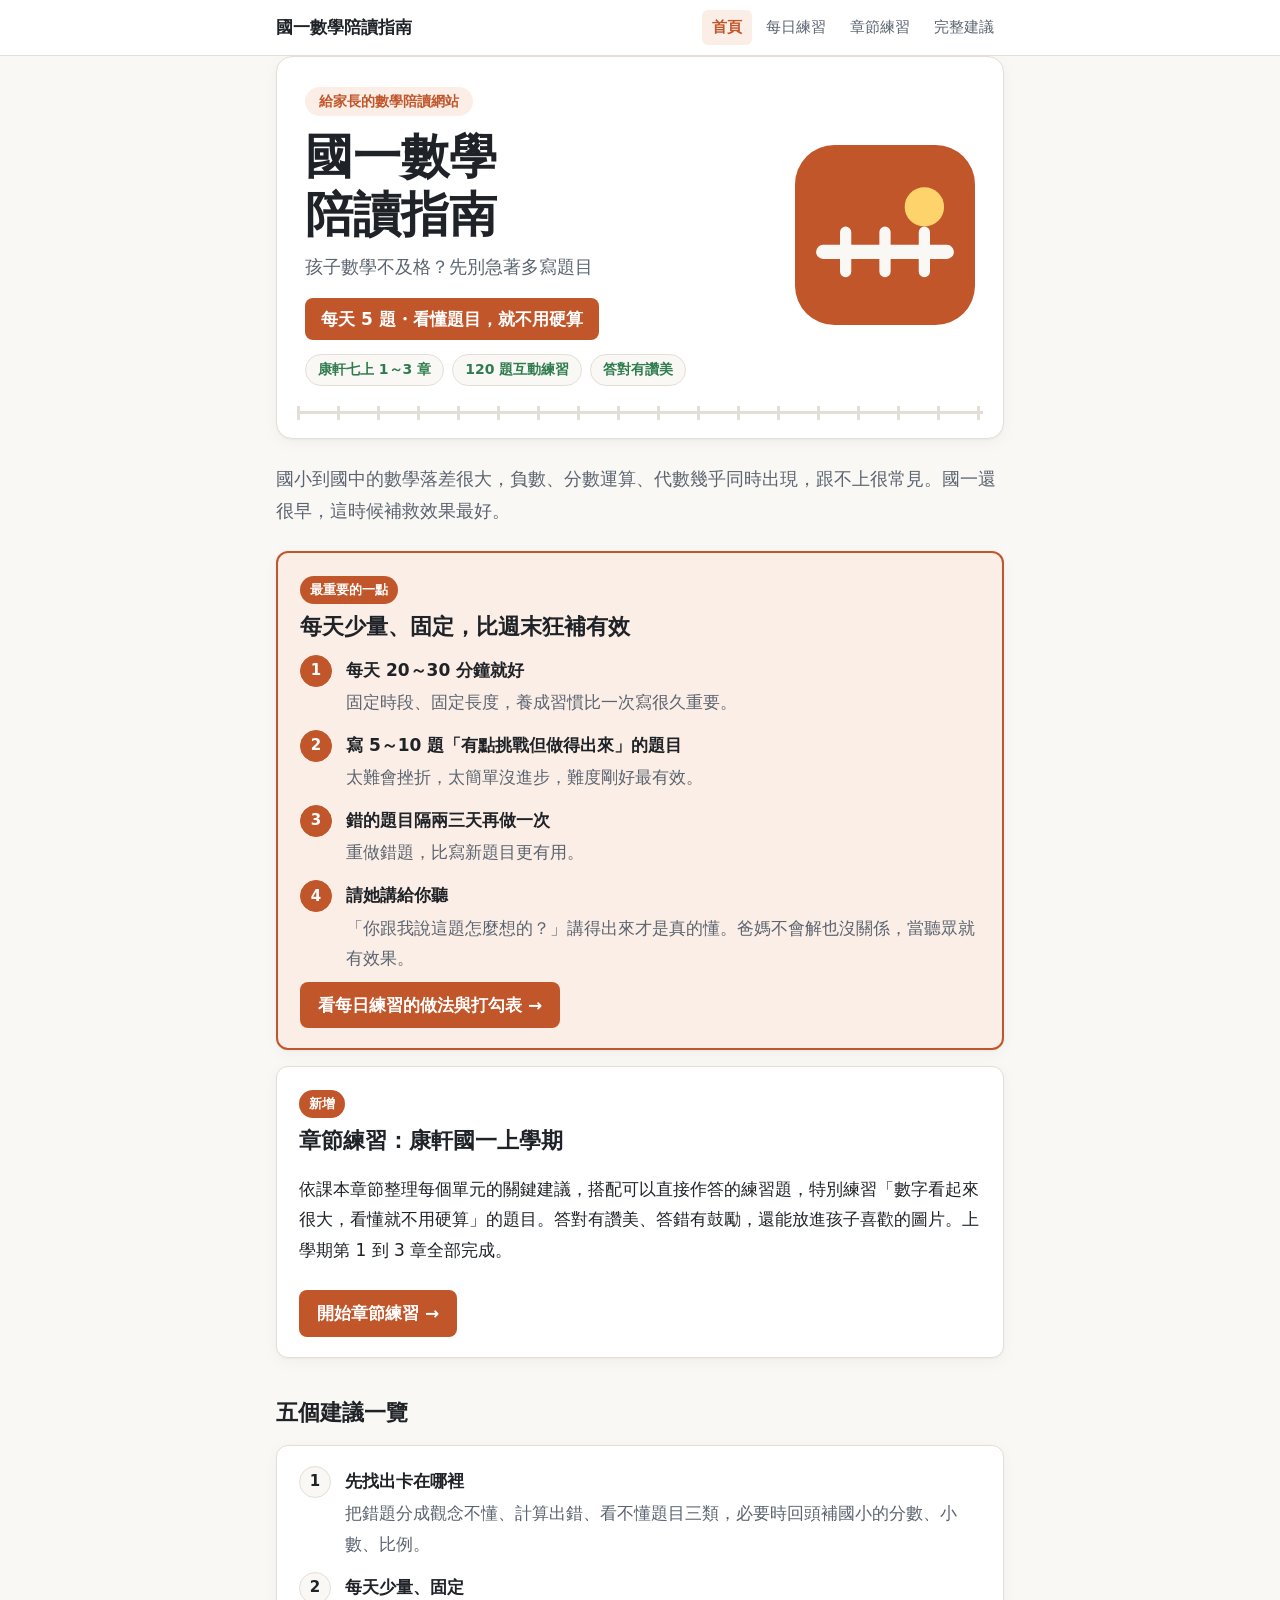
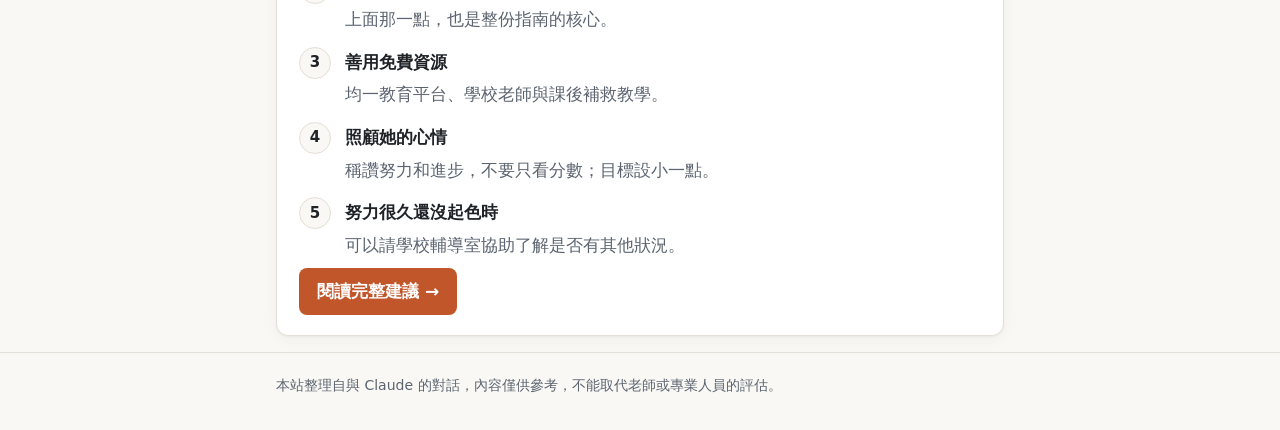
<file: index.html>
<!doctype html>
<html lang="zh-Hant-TW">
<head>
  <meta charset="utf-8">
  <meta name="viewport" content="width=device-width, initial-scale=1">
  <title>國一數學陪讀指南</title>
  <meta name="description" content="陪國一孩子把數學救回來：先找出卡關的地方，每天少量、固定地練習。">
  <link rel="stylesheet" href="style.css?v=7">
  <link rel="icon" href="favicon.svg" type="image/svg+xml">
  <link rel="icon" href="favicon-32.png" type="image/png" sizes="32x32">
  <link rel="apple-touch-icon" href="apple-touch-icon.png">
  <meta property="og:type" content="website">
  <meta property="og:site_name" content="國一數學陪讀指南">
  <meta property="og:locale" content="zh_TW">
  <meta property="og:title" content="國一數學陪讀指南">
  <meta property="og:description" content="陪國一孩子把數學救回來：先找出卡關的地方，每天少量、固定地練習。">
  <meta property="og:url" content="https://cabbage765.github.io/math-learning-guide/">
  <meta property="og:image" content="https://cabbage765.github.io/math-learning-guide/og-image.png">
  <meta property="og:image:width" content="1200">
  <meta property="og:image:height" content="630">
  <meta property="og:image:alt" content="國一數學陪讀指南：每天 5 題，看懂題目就不用硬算">
  <meta name="twitter:card" content="summary_large_image">
</head>
<body>
  <header class="site-header">
    <div class="wrap">
      <a class="brand" href="./">國一數學陪讀指南</a>
      <nav>
        <a href="./" aria-current="page">首頁</a>
        <a href="daily-practice.html">每日練習</a>
        <a href="chapters.html">章節練習</a>
        <a href="advice.html">完整建議</a>
      </nav>
    </div>
  </header>

  <main class="wrap">
    <section class="hero">
      <img class="hero-logo" src="favicon.svg" alt="" width="180" height="180">
      <div class="hero-text">
        <span class="hero-tag">給家長的數學陪讀網站</span>
        <h1 class="hero-title">國一數學<br>陪讀指南</h1>
        <p class="hero-sub">孩子數學不及格？先別急著多寫題目</p>
        <p class="hero-band">每天 5 題・看懂題目，就不用硬算</p>
        <ul class="hero-chips">
          <li>康軒七上 1～3 章</li>
          <li>120 題互動練習</li>
          <li>答對有讚美</li>
        </ul>
      </div>
    </section>

    <p class="lead">國小到國中的數學落差很大，負數、分數運算、代數幾乎同時出現，跟不上很常見。國一還很早，這時候補救效果最好。</p>

    <div class="card highlight">
      <span class="badge">最重要的一點</span>
      <h2>每天少量、固定，比週末狂補有效</h2>
      <ul class="tip-list">
        <li><span class="num">1</span><div><strong>每天 20～30 分鐘就好</strong><p>固定時段、固定長度，養成習慣比一次寫很久重要。</p></div></li>
        <li><span class="num">2</span><div><strong>寫 5～10 題「有點挑戰但做得出來」的題目</strong><p>太難會挫折，太簡單沒進步，難度剛好最有效。</p></div></li>
        <li><span class="num">3</span><div><strong>錯的題目隔兩三天再做一次</strong><p>重做錯題，比寫新題目更有用。</p></div></li>
        <li><span class="num">4</span><div><strong>請她講給你聽</strong><p>「你跟我說這題怎麼想的？」講得出來才是真的懂。爸媽不會解也沒關係，當聽眾就有效果。</p></div></li>
      </ul>
      <a class="btn" href="daily-practice.html">看每日練習的做法與打勾表 →</a>
    </div>

    <div class="card">
      <span class="badge">新增</span>
      <h2>章節練習：康軒國一上學期</h2>
      <p>依課本章節整理每個單元的關鍵建議，搭配可以直接作答的練習題，特別練習「數字看起來很大，看懂就不用硬算」的題目。答對有讚美、答錯有鼓勵，還能放進孩子喜歡的圖片。上學期第 1 到 3 章全部完成。</p>
      <a class="btn" href="chapters.html">開始章節練習 →</a>
    </div>

    <h2>五個建議一覽</h2>
    <div class="card">
      <ul class="tip-list">
        <li><span class="num">1</span><div><strong>先找出卡在哪裡</strong><p>把錯題分成觀念不懂、計算出錯、看不懂題目三類，必要時回頭補國小的分數、小數、比例。</p></div></li>
        <li><span class="num">2</span><div><strong>每天少量、固定</strong><p>上面那一點，也是整份指南的核心。</p></div></li>
        <li><span class="num">3</span><div><strong>善用免費資源</strong><p>均一教育平台、學校老師與課後補救教學。</p></div></li>
        <li><span class="num">4</span><div><strong>照顧她的心情</strong><p>稱讚努力和進步，不要只看分數；目標設小一點。</p></div></li>
        <li><span class="num">5</span><div><strong>努力很久還沒起色時</strong><p>可以請學校輔導室協助了解是否有其他狀況。</p></div></li>
      </ul>
      <a class="btn" href="advice.html">閱讀完整建議 →</a>
    </div>
  </main>

  <footer class="site-footer">
    <div class="wrap">本站整理自與 Claude 的對話，內容僅供參考，不能取代老師或專業人員的評估。</div>
  </footer>
</body>
</html>
</file>
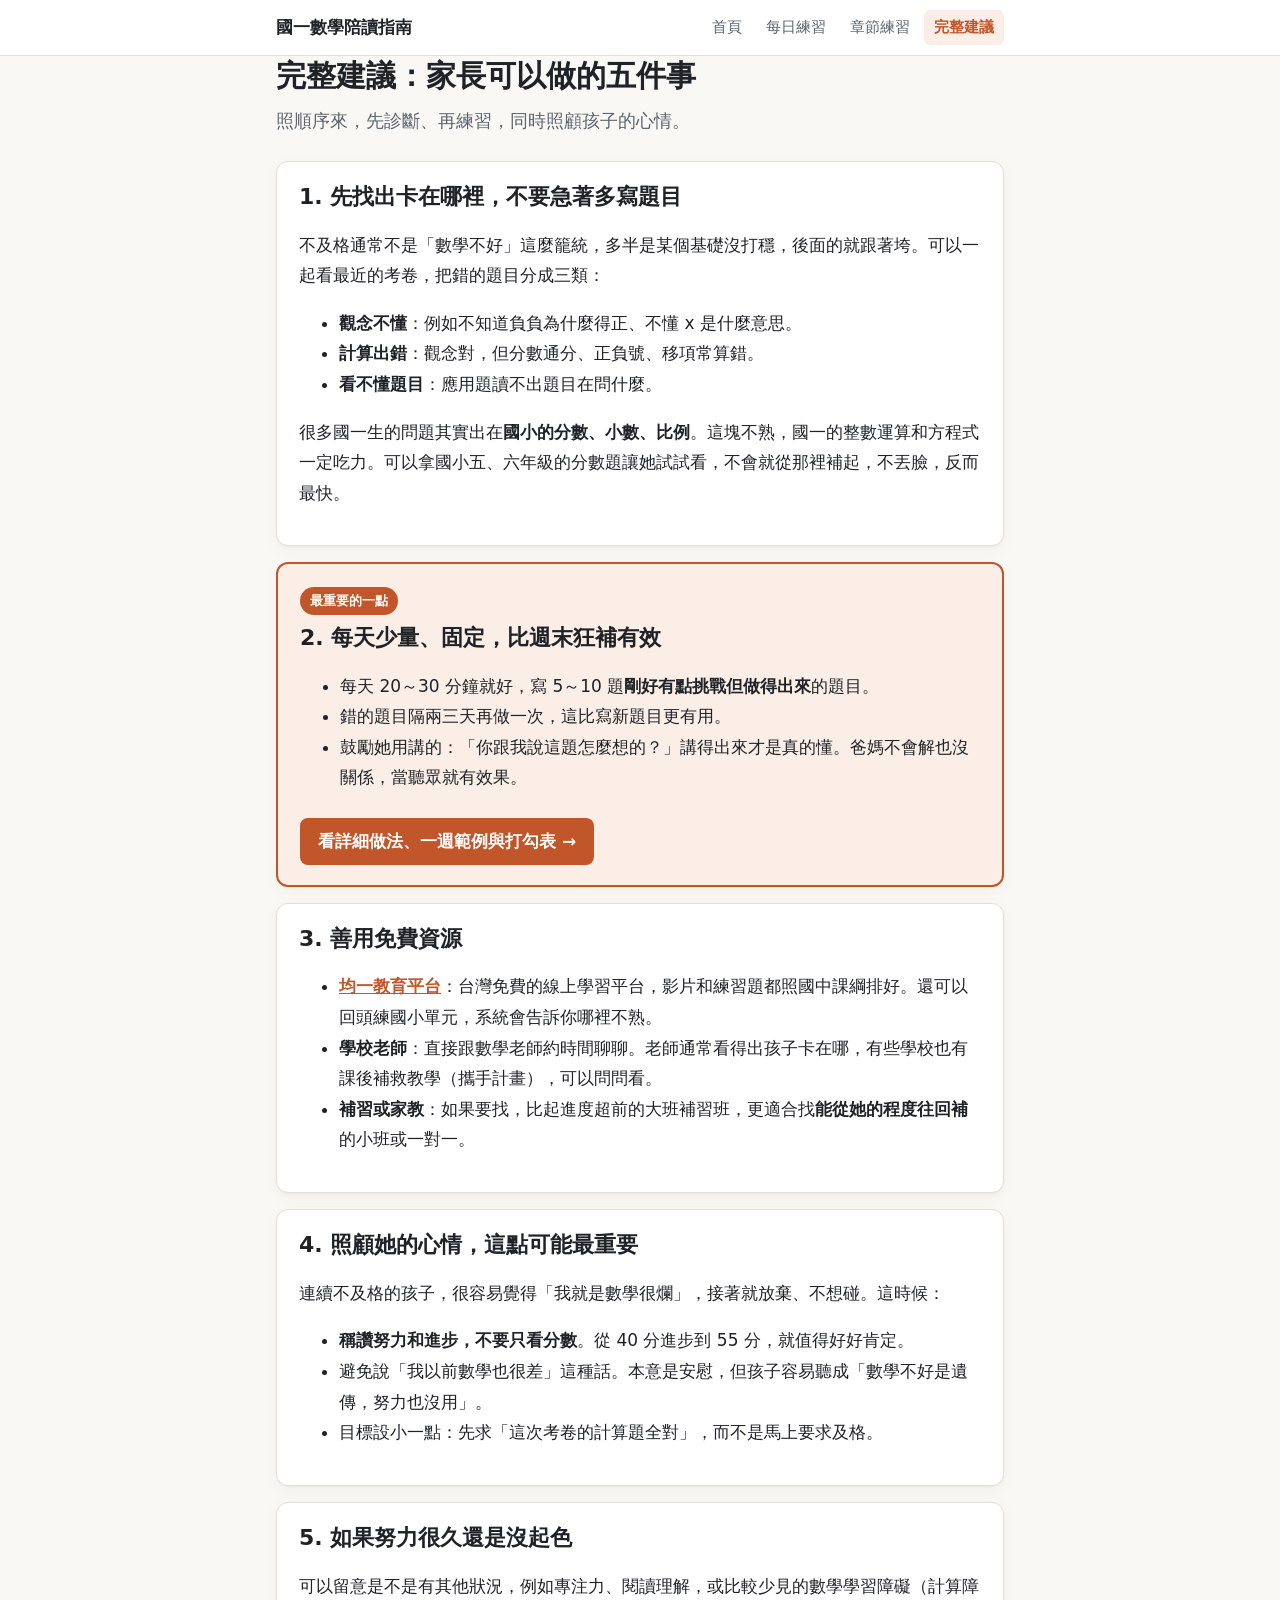
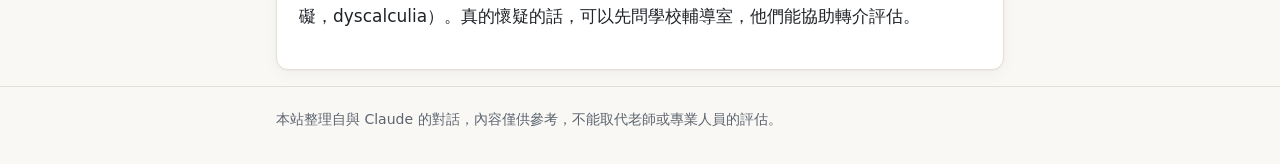
<file: advice.html>
<!doctype html>
<html lang="zh-Hant-TW">
<head>
  <meta charset="utf-8">
  <meta name="viewport" content="width=device-width, initial-scale=1">
  <title>完整建議</title>
  <meta name="description" content="國一孩子數學不及格時，家長可以做的五件事。">
  <link rel="stylesheet" href="style.css?v=7">
  <link rel="icon" href="favicon.svg" type="image/svg+xml">
  <link rel="icon" href="favicon-32.png" type="image/png" sizes="32x32">
  <link rel="apple-touch-icon" href="apple-touch-icon.png">
  <meta property="og:type" content="website">
  <meta property="og:site_name" content="國一數學陪讀指南">
  <meta property="og:locale" content="zh_TW">
  <meta property="og:title" content="完整建議｜國一數學陪讀指南">
  <meta property="og:description" content="國一孩子數學不及格時，家長可以做的五件事。">
  <meta property="og:url" content="https://cabbage765.github.io/math-learning-guide/advice.html">
  <meta property="og:image" content="https://cabbage765.github.io/math-learning-guide/og-image.png">
  <meta property="og:image:width" content="1200">
  <meta property="og:image:height" content="630">
  <meta property="og:image:alt" content="國一數學陪讀指南：每天 5 題，看懂題目就不用硬算">
  <meta name="twitter:card" content="summary_large_image">
</head>
<body>
  <header class="site-header">
    <div class="wrap">
      <a class="brand" href="./">國一數學陪讀指南</a>
      <nav>
        <a href="./">首頁</a>
        <a href="daily-practice.html">每日練習</a>
        <a href="chapters.html">章節練習</a>
        <a href="advice.html" aria-current="page">完整建議</a>
      </nav>
    </div>
  </header>

  <main class="wrap">
    <h1>完整建議：家長可以做的五件事</h1>
    <p class="lead">照順序來，先診斷、再練習，同時照顧孩子的心情。</p>

    <div class="card">
      <h2>1. 先找出卡在哪裡，不要急著多寫題目</h2>
      <p>不及格通常不是「數學不好」這麼籠統，多半是某個基礎沒打穩，後面的就跟著垮。可以一起看最近的考卷，把錯的題目分成三類：</p>
      <ul>
        <li><strong>觀念不懂</strong>：例如不知道負負為什麼得正、不懂 x 是什麼意思。</li>
        <li><strong>計算出錯</strong>：觀念對，但分數通分、正負號、移項常算錯。</li>
        <li><strong>看不懂題目</strong>：應用題讀不出題目在問什麼。</li>
      </ul>
      <p>很多國一生的問題其實出在<strong>國小的分數、小數、比例</strong>。這塊不熟，國一的整數運算和方程式一定吃力。可以拿國小五、六年級的分數題讓她試試看，不會就從那裡補起，不丟臉，反而最快。</p>
    </div>

    <div class="card highlight">
      <span class="badge">最重要的一點</span>
      <h2>2. 每天少量、固定，比週末狂補有效</h2>
      <ul>
        <li>每天 20～30 分鐘就好，寫 5～10 題<strong>剛好有點挑戰但做得出來</strong>的題目。</li>
        <li>錯的題目隔兩三天再做一次，這比寫新題目更有用。</li>
        <li>鼓勵她用講的：「你跟我說這題怎麼想的？」講得出來才是真的懂。爸媽不會解也沒關係，當聽眾就有效果。</li>
      </ul>
      <a class="btn" href="daily-practice.html">看詳細做法、一週範例與打勾表 →</a>
    </div>

    <div class="card">
      <h2>3. 善用免費資源</h2>
      <ul>
        <li><strong><a href="https://www.junyiacademy.org/" target="_blank" rel="noopener">均一教育平台</a></strong>：台灣免費的線上學習平台，影片和練習題都照國中課綱排好。還可以回頭練國小單元，系統會告訴你哪裡不熟。</li>
        <li><strong>學校老師</strong>：直接跟數學老師約時間聊聊。老師通常看得出孩子卡在哪，有些學校也有課後補救教學（攜手計畫），可以問問看。</li>
        <li><strong>補習或家教</strong>：如果要找，比起進度超前的大班補習班，更適合找<strong>能從她的程度往回補</strong>的小班或一對一。</li>
      </ul>
    </div>

    <div class="card">
      <h2>4. 照顧她的心情，這點可能最重要</h2>
      <p>連續不及格的孩子，很容易覺得「我就是數學很爛」，接著就放棄、不想碰。這時候：</p>
      <ul>
        <li><strong>稱讚努力和進步，不要只看分數</strong>。從 40 分進步到 55 分，就值得好好肯定。</li>
        <li>避免說「我以前數學也很差」這種話。本意是安慰，但孩子容易聽成「數學不好是遺傳，努力也沒用」。</li>
        <li>目標設小一點：先求「這次考卷的計算題全對」，而不是馬上要求及格。</li>
      </ul>
    </div>

    <div class="card">
      <h2>5. 如果努力很久還是沒起色</h2>
      <p>可以留意是不是有其他狀況，例如專注力、閱讀理解，或比較少見的數學學習障礙（計算障礙，dyscalculia）。真的懷疑的話，可以先問學校輔導室，他們能協助轉介評估。</p>
    </div>
  </main>

  <footer class="site-footer">
    <div class="wrap">本站整理自與 Claude 的對話，內容僅供參考，不能取代老師或專業人員的評估。</div>
  </footer>
</body>
</html>
</file>
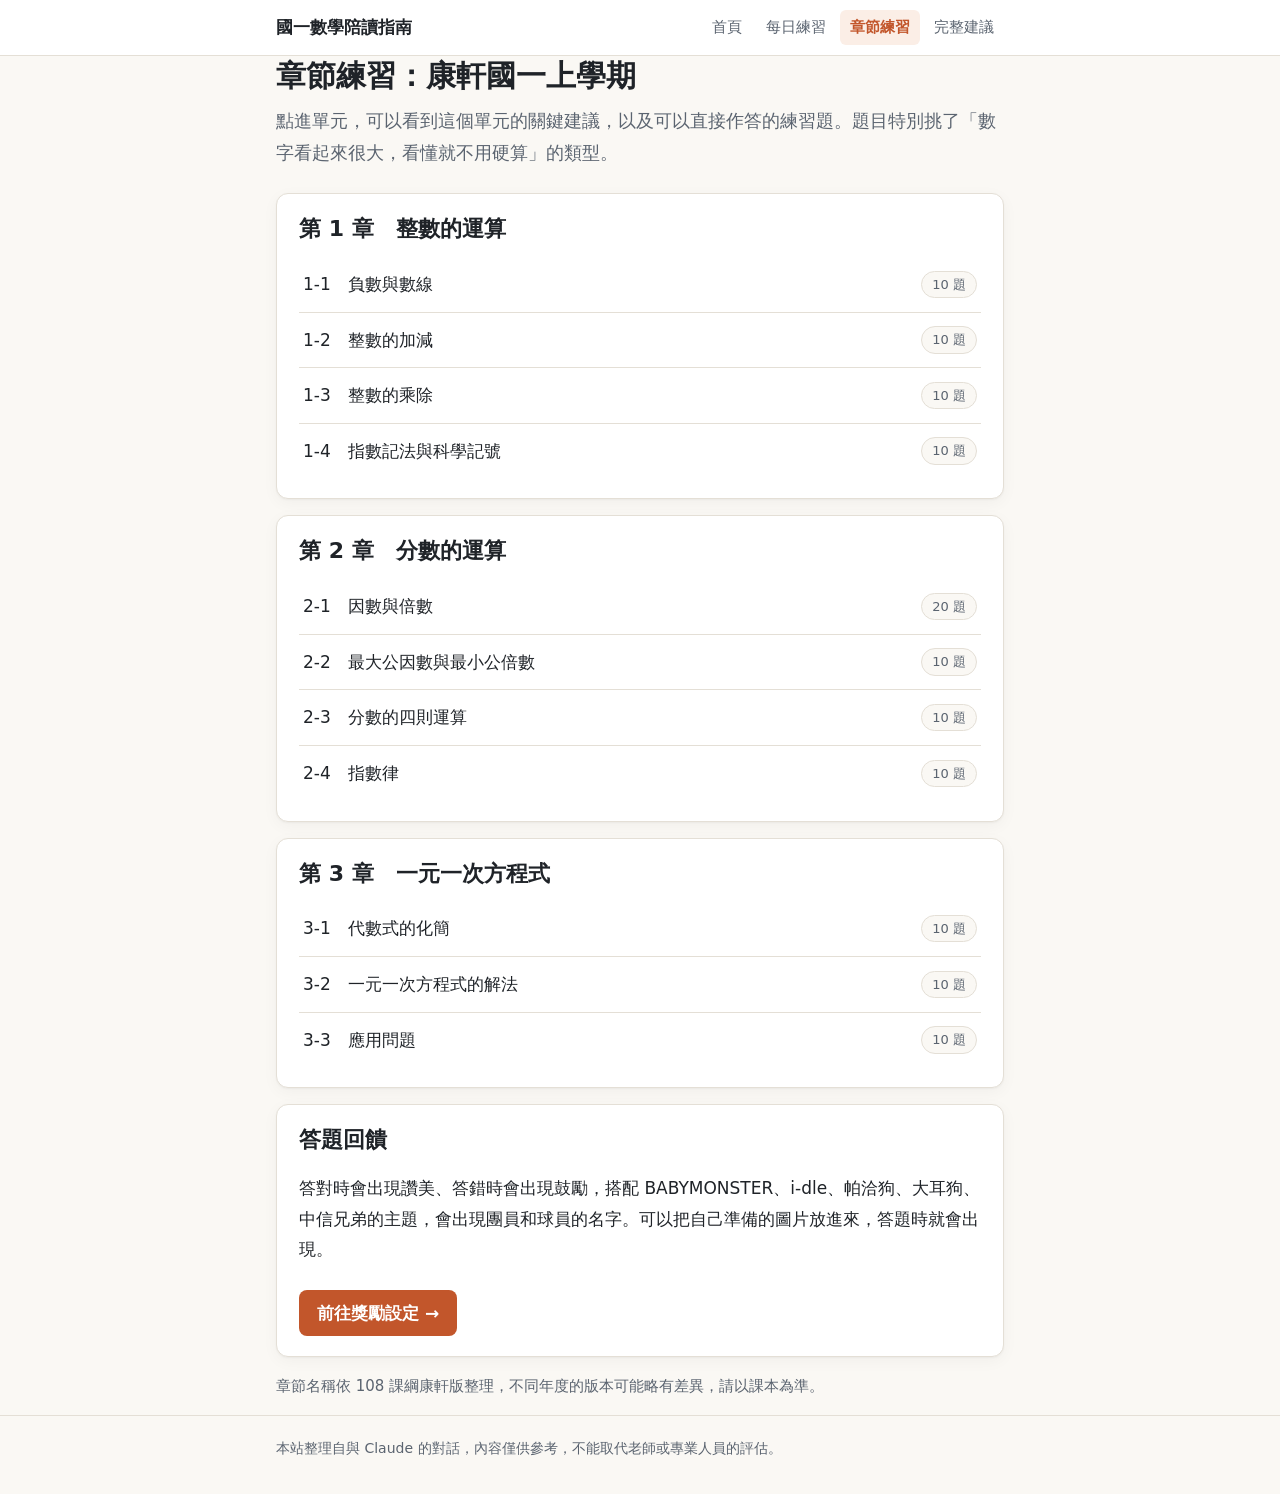
<file: chapters.html>
<!doctype html>
<html lang="zh-Hant-TW">
<head>
  <meta charset="utf-8">
  <meta name="viewport" content="width=device-width, initial-scale=1">
  <title>章節練習</title>
  <meta name="description" content="依康軒版國一上學期數學章節整理的關鍵建議與練習題。">
  <link rel="stylesheet" href="style.css?v=7">
  <link rel="icon" href="favicon.svg" type="image/svg+xml">
  <link rel="icon" href="favicon-32.png" type="image/png" sizes="32x32">
  <link rel="apple-touch-icon" href="apple-touch-icon.png">
  <meta property="og:type" content="website">
  <meta property="og:site_name" content="國一數學陪讀指南">
  <meta property="og:locale" content="zh_TW">
  <meta property="og:title" content="章節練習｜國一數學陪讀指南">
  <meta property="og:description" content="依康軒版國一上學期數學章節整理的關鍵建議與練習題。">
  <meta property="og:url" content="https://cabbage765.github.io/math-learning-guide/chapters.html">
  <meta property="og:image" content="https://cabbage765.github.io/math-learning-guide/og-image.png">
  <meta property="og:image:width" content="1200">
  <meta property="og:image:height" content="630">
  <meta property="og:image:alt" content="國一數學陪讀指南：每天 5 題，看懂題目就不用硬算">
  <meta name="twitter:card" content="summary_large_image">
</head>
<body>
  <header class="site-header">
    <div class="wrap">
      <a class="brand" href="./">國一數學陪讀指南</a>
      <nav>
        <a href="./">首頁</a>
        <a href="daily-practice.html">每日練習</a>
        <a href="chapters.html" aria-current="page">章節練習</a>
        <a href="advice.html">完整建議</a>
      </nav>
    </div>
  </header>

  <main class="wrap">
    <h1>章節練習：康軒國一上學期</h1>
    <p class="lead">點進單元，可以看到這個單元的關鍵建議，以及可以直接作答的練習題。題目特別挑了「數字看起來很大，看懂就不用硬算」的類型。</p>

    <div id="chapters"></div>

    <div class="card">
      <h2>答題回饋</h2>
      <p>答對時會出現讚美、答錯時會出現鼓勵，搭配 BABYMONSTER、i-dle、帕洽狗、大耳狗、中信兄弟的主題，會出現團員和球員的名字。可以把自己準備的圖片放進來，答題時就會出現。</p>
      <a class="btn" href="rewards.html">前往獎勵設定 →</a>
    </div>

    <p class="note">章節名稱依 108 課綱康軒版整理，不同年度的版本可能略有差異，請以課本為準。</p>
  </main>

  <footer class="site-footer">
    <div class="wrap">本站整理自與 Claude 的對話，內容僅供參考，不能取代老師或專業人員的評估。</div>
  </footer>

  <script src="js/sections.js?v=7"></script>
  <script>
    (function () {
      function solvedCount(id) {
        try {
          return Object.keys(JSON.parse(localStorage.getItem('progress3-' + id) || '{}')).length;
        } catch (e) {
          return 0;
        }
      }

      var html = window.CHAPTERS.map(function (ch) {
        var items = ch.sections.map(function (s) {
          var data = window.SECTIONS[s.id];
          if (!data) {
            return '<li><span class="section-row soon"><span>' + s.id + '　' + s.title + '</span><span class="pill">製作中</span></span></li>';
          }
          var total = data.groups.reduce(function (n, g) { return n + g.questions.length; }, 0);
          var done = solvedCount(s.id);
          var pill = done === total
            ? '<span class="pill ok">全部答對</span>'
            : '<span class="pill">' + (done ? '已答對 ' + done + ' / ' : '') + total + ' 題</span>';
          return '<li><a class="section-row" href="practice.html?s=' + s.id + '"><span>' + s.id + '　' + s.title + '</span>' + pill + '</a></li>';
        }).join('');
        return '<div class="card chapter"><h2>第 ' + ch.no + ' 章　' + ch.title + '</h2><ul class="section-list">' + items + '</ul></div>';
      }).join('');

      document.getElementById('chapters').innerHTML = html;
    })();
  </script>
</body>
</html>
</file>
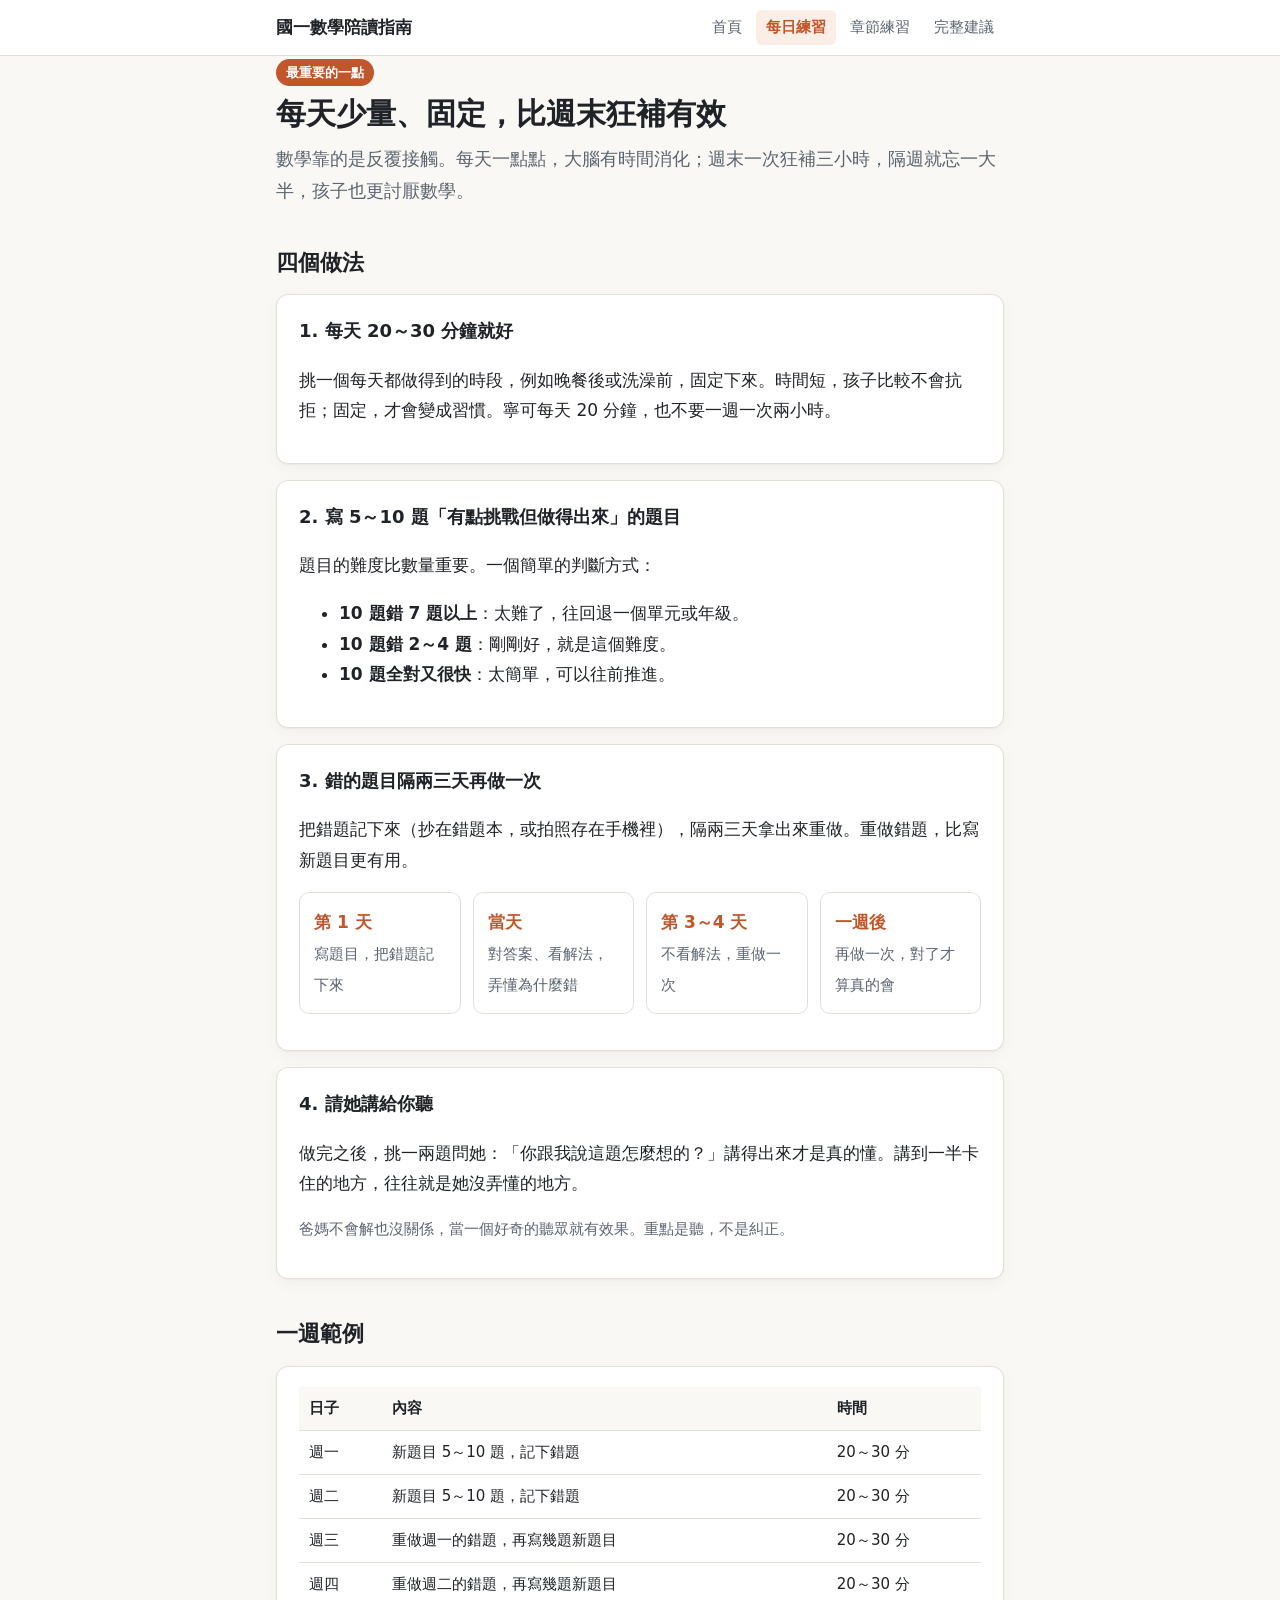
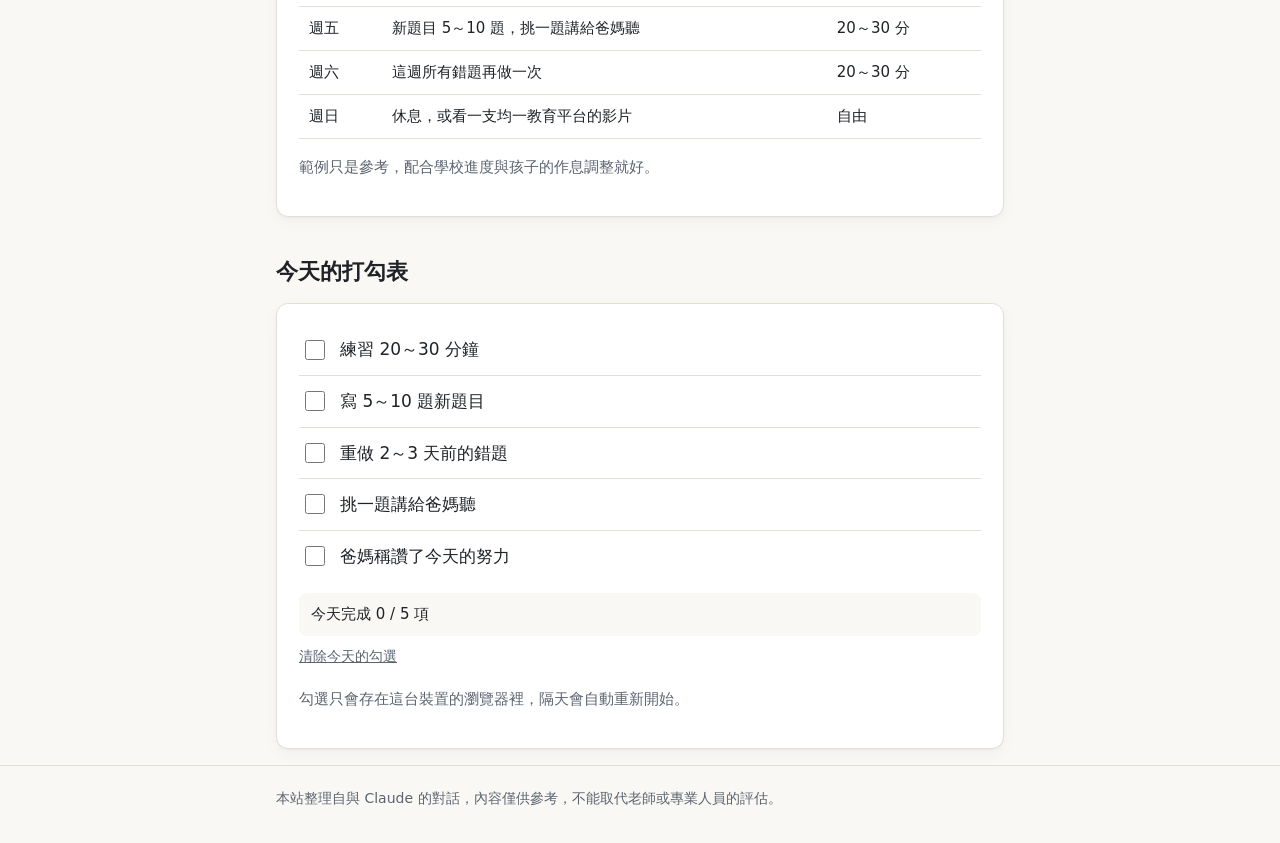
<file: daily-practice.html>
<!doctype html>
<html lang="zh-Hant-TW">
<head>
  <meta charset="utf-8">
  <meta name="viewport" content="width=device-width, initial-scale=1">
  <title>每日練習計畫</title>
  <meta name="description" content="每天少量、固定，比週末狂補有效：每日 20～30 分鐘的練習做法、一週範例與每日打勾表。">
  <link rel="stylesheet" href="style.css?v=7">
  <link rel="icon" href="favicon.svg" type="image/svg+xml">
  <link rel="icon" href="favicon-32.png" type="image/png" sizes="32x32">
  <link rel="apple-touch-icon" href="apple-touch-icon.png">
  <meta property="og:type" content="website">
  <meta property="og:site_name" content="國一數學陪讀指南">
  <meta property="og:locale" content="zh_TW">
  <meta property="og:title" content="每日練習計畫｜國一數學陪讀指南">
  <meta property="og:description" content="每天少量、固定，比週末狂補有效：每日 20～30 分鐘的練習做法、一週範例與每日打勾表。">
  <meta property="og:url" content="https://cabbage765.github.io/math-learning-guide/daily-practice.html">
  <meta property="og:image" content="https://cabbage765.github.io/math-learning-guide/og-image.png">
  <meta property="og:image:width" content="1200">
  <meta property="og:image:height" content="630">
  <meta property="og:image:alt" content="國一數學陪讀指南：每天 5 題，看懂題目就不用硬算">
  <meta name="twitter:card" content="summary_large_image">
</head>
<body>
  <header class="site-header">
    <div class="wrap">
      <a class="brand" href="./">國一數學陪讀指南</a>
      <nav>
        <a href="./">首頁</a>
        <a href="daily-practice.html" aria-current="page">每日練習</a>
        <a href="chapters.html">章節練習</a>
        <a href="advice.html">完整建議</a>
      </nav>
    </div>
  </header>

  <main class="wrap">
    <span class="badge">最重要的一點</span>
    <h1>每天少量、固定，比週末狂補有效</h1>
    <p class="lead">數學靠的是反覆接觸。每天一點點，大腦有時間消化；週末一次狂補三小時，隔週就忘一大半，孩子也更討厭數學。</p>

    <h2>四個做法</h2>

    <div class="card">
      <h3>1. 每天 20～30 分鐘就好</h3>
      <p>挑一個每天都做得到的時段，例如晚餐後或洗澡前，固定下來。時間短，孩子比較不會抗拒；固定，才會變成習慣。寧可每天 20 分鐘，也不要一週一次兩小時。</p>
    </div>

    <div class="card">
      <h3>2. 寫 5～10 題「有點挑戰但做得出來」的題目</h3>
      <p>題目的難度比數量重要。一個簡單的判斷方式：</p>
      <ul>
        <li><strong>10 題錯 7 題以上</strong>：太難了，往回退一個單元或年級。</li>
        <li><strong>10 題錯 2～4 題</strong>：剛剛好，就是這個難度。</li>
        <li><strong>10 題全對又很快</strong>：太簡單，可以往前推進。</li>
      </ul>
    </div>

    <div class="card">
      <h3>3. 錯的題目隔兩三天再做一次</h3>
      <p>把錯題記下來（抄在錯題本，或拍照存在手機裡），隔兩三天拿出來重做。重做錯題，比寫新題目更有用。</p>
      <div class="steps">
        <div class="step"><strong>第 1 天</strong><span>寫題目，把錯題記下來</span></div>
        <div class="step"><strong>當天</strong><span>對答案、看解法，弄懂為什麼錯</span></div>
        <div class="step"><strong>第 3～4 天</strong><span>不看解法，重做一次</span></div>
        <div class="step"><strong>一週後</strong><span>再做一次，對了才算真的會</span></div>
      </div>
    </div>

    <div class="card">
      <h3>4. 請她講給你聽</h3>
      <p>做完之後，挑一兩題問她：「你跟我說這題怎麼想的？」講得出來才是真的懂。講到一半卡住的地方，往往就是她沒弄懂的地方。</p>
      <p class="note">爸媽不會解也沒關係，當一個好奇的聽眾就有效果。重點是聽，不是糾正。</p>
    </div>

    <h2>一週範例</h2>
    <div class="card">
      <div class="table-scroll">
        <table>
          <thead>
            <tr><th>日子</th><th>內容</th><th>時間</th></tr>
          </thead>
          <tbody>
            <tr><td>週一</td><td>新題目 5～10 題，記下錯題</td><td>20～30 分</td></tr>
            <tr><td>週二</td><td>新題目 5～10 題，記下錯題</td><td>20～30 分</td></tr>
            <tr><td>週三</td><td>重做週一的錯題，再寫幾題新題目</td><td>20～30 分</td></tr>
            <tr><td>週四</td><td>重做週二的錯題，再寫幾題新題目</td><td>20～30 分</td></tr>
            <tr><td>週五</td><td>新題目 5～10 題，挑一題講給爸媽聽</td><td>20～30 分</td></tr>
            <tr><td>週六</td><td>這週所有錯題再做一次</td><td>20～30 分</td></tr>
            <tr><td>週日</td><td>休息，或看一支均一教育平台的影片</td><td>自由</td></tr>
          </tbody>
        </table>
      </div>
      <p class="note">範例只是參考，配合學校進度與孩子的作息調整就好。</p>
    </div>

    <h2>今天的打勾表</h2>
    <div class="card">
      <ul class="checklist" id="checklist">
        <li><label><input type="checkbox" data-key="time"><span>練習 20～30 分鐘</span></label></li>
        <li><label><input type="checkbox" data-key="new"><span>寫 5～10 題新題目</span></label></li>
        <li><label><input type="checkbox" data-key="redo"><span>重做 2～3 天前的錯題</span></label></li>
        <li><label><input type="checkbox" data-key="explain"><span>挑一題講給爸媽聽</span></label></li>
        <li><label><input type="checkbox" data-key="praise"><span>爸媽稱讚了今天的努力</span></label></li>
      </ul>
      <div class="progress" id="progress" aria-live="polite"></div>
      <button class="link-btn" id="reset" type="button">清除今天的勾選</button>
      <p class="note">勾選只會存在這台裝置的瀏覽器裡，隔天會自動重新開始。</p>
    </div>
  </main>

  <footer class="site-footer">
    <div class="wrap">本站整理自與 Claude 的對話，內容僅供參考，不能取代老師或專業人員的評估。</div>
  </footer>

  <script>
    (function () {
      var today = new Date().toLocaleDateString('sv-SE');
      var storageKey = 'daily-checklist';
      var boxes = document.querySelectorAll('#checklist input');
      var progress = document.getElementById('progress');

      function load() {
        try {
          var saved = JSON.parse(localStorage.getItem(storageKey) || 'null');
          return saved && saved.date === today ? saved.items : {};
        } catch (e) {
          return {};
        }
      }

      function save(items) {
        try {
          localStorage.setItem(storageKey, JSON.stringify({ date: today, items: items }));
        } catch (e) {}
      }

      function render() {
        var done = 0;
        boxes.forEach(function (b) { if (b.checked) done++; });
        if (done === boxes.length) {
          progress.textContent = '今天全部完成了，辛苦了！';
          progress.classList.add('done');
        } else {
          progress.textContent = '今天完成 ' + done + ' / ' + boxes.length + ' 項';
          progress.classList.remove('done');
        }
      }

      var items = load();
      boxes.forEach(function (b) {
        b.checked = !!items[b.dataset.key];
        b.addEventListener('change', function () {
          items[b.dataset.key] = b.checked;
          save(items);
          render();
        });
      });

      document.getElementById('reset').addEventListener('click', function () {
        items = {};
        boxes.forEach(function (b) { b.checked = false; });
        save(items);
        render();
      });

      render();
    })();
  </script>
</body>
</html>
</file>
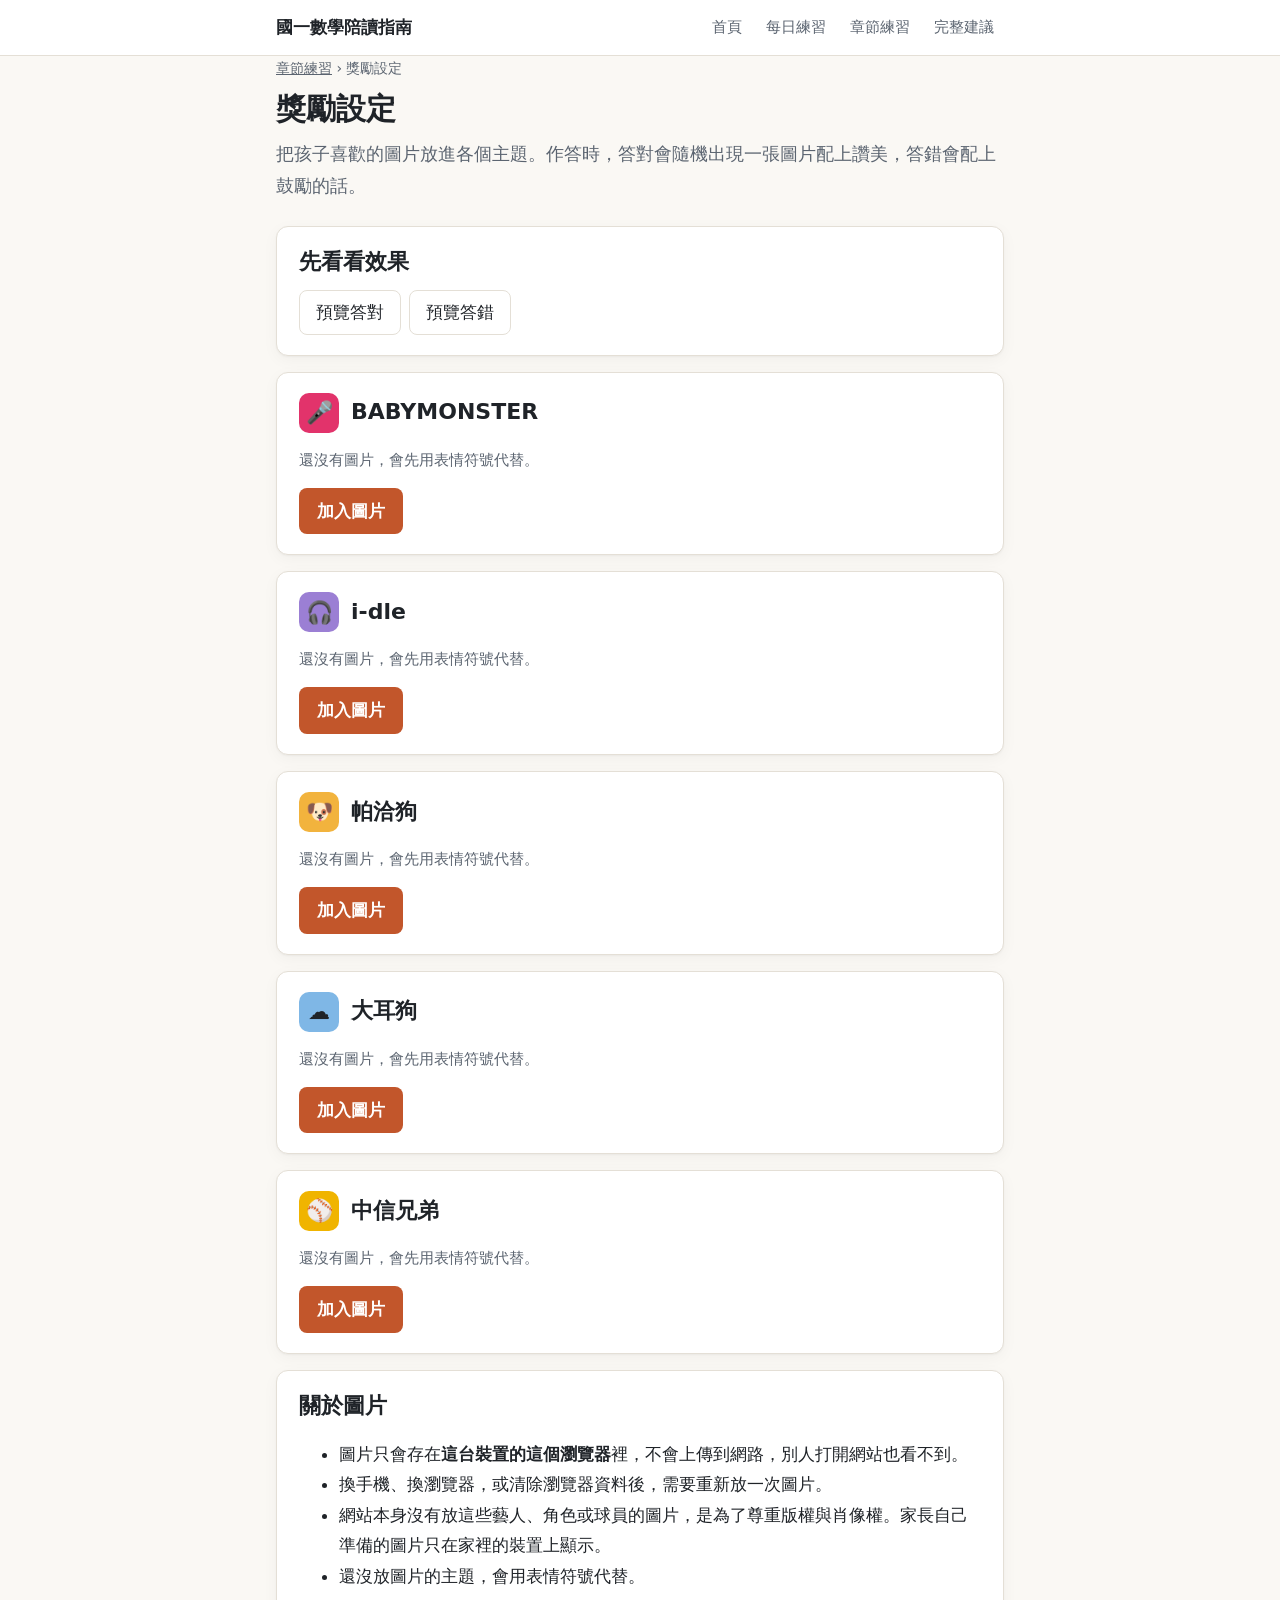
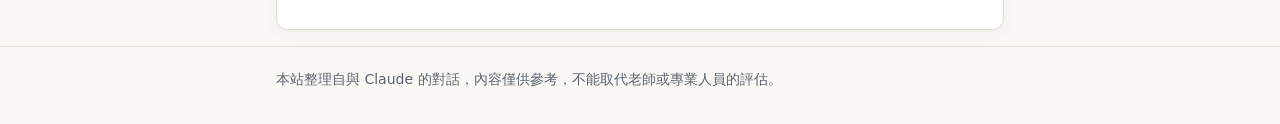
<file: rewards.html>
<!doctype html>
<html lang="zh-Hant-TW">
<head>
  <meta charset="utf-8">
  <meta name="viewport" content="width=device-width, initial-scale=1">
  <title>獎勵設定</title>
  <meta name="description" content="設定答題時出現的讚美與鼓勵圖片。">
  <link rel="stylesheet" href="style.css?v=7">
  <link rel="icon" href="favicon.svg" type="image/svg+xml">
  <link rel="icon" href="favicon-32.png" type="image/png" sizes="32x32">
  <link rel="apple-touch-icon" href="apple-touch-icon.png">
  <meta property="og:type" content="website">
  <meta property="og:site_name" content="國一數學陪讀指南">
  <meta property="og:locale" content="zh_TW">
  <meta property="og:title" content="獎勵設定｜國一數學陪讀指南">
  <meta property="og:description" content="設定答題時出現的讚美與鼓勵圖片。">
  <meta property="og:url" content="https://cabbage765.github.io/math-learning-guide/rewards.html">
  <meta property="og:image" content="https://cabbage765.github.io/math-learning-guide/og-image.png">
  <meta property="og:image:width" content="1200">
  <meta property="og:image:height" content="630">
  <meta property="og:image:alt" content="國一數學陪讀指南：每天 5 題，看懂題目就不用硬算">
  <meta name="twitter:card" content="summary_large_image">
</head>
<body>
  <header class="site-header">
    <div class="wrap">
      <a class="brand" href="./">國一數學陪讀指南</a>
      <nav>
        <a href="./">首頁</a>
        <a href="daily-practice.html">每日練習</a>
        <a href="chapters.html">章節練習</a>
        <a href="advice.html">完整建議</a>
      </nav>
    </div>
  </header>

  <main class="wrap">
    <p class="crumb"><a href="chapters.html">章節練習</a> › 獎勵設定</p>
    <h1>獎勵設定</h1>
    <p class="lead">把孩子喜歡的圖片放進各個主題。作答時，答對會隨機出現一張圖片配上讚美，答錯會配上鼓勵的話。</p>

    <div class="card">
      <h2>先看看效果</h2>
      <div class="choices">
        <button type="button" class="choice" id="try-good">預覽答對</button>
        <button type="button" class="choice" id="try-bad">預覽答錯</button>
      </div>
      <div id="preview"></div>
    </div>

    <div id="themes"></div>

    <div class="card">
      <h2>關於圖片</h2>
      <ul>
        <li>圖片只會存在<strong>這台裝置的這個瀏覽器</strong>裡，不會上傳到網路，別人打開網站也看不到。</li>
        <li>換手機、換瀏覽器，或清除瀏覽器資料後，需要重新放一次圖片。</li>
        <li>網站本身沒有放這些藝人、角色或球員的圖片，是為了尊重版權與肖像權。家長自己準備的圖片只在家裡的裝置上顯示。</li>
        <li>還沒放圖片的主題，會用表情符號代替。</li>
      </ul>
    </div>
    <p class="note" id="storage-error" hidden>這個瀏覽器無法儲存圖片（可能是無痕模式），回饋會先用表情符號代替。</p>
  </main>

  <footer class="site-footer">
    <div class="wrap">本站整理自與 Claude 的對話，內容僅供參考，不能取代老師或專業人員的評估。</div>
  </footer>

  <script src="js/rewards.js?v=8"></script>
  <script>
    (function () {
      const themesEl = document.getElementById('themes');

      themesEl.innerHTML = Rewards.THEMES.map(t => `
        <div class="card theme-card" data-theme="${t.id}">
          <div class="theme-head">
            <span class="theme-icon" style="background:${t.color}">${t.emoji}</span>
            <h2>${t.name}</h2>
          </div>
          <div class="thumbs"></div>
          <label class="btn file-btn">加入圖片<input type="file" accept="image/*" multiple></label>
        </div>`).join('');

      function thumb(image) {
        const wrap = document.createElement('div');
        wrap.className = 'thumb';
        const img = document.createElement('img');
        img.src = URL.createObjectURL(image.blob);
        img.alt = '';
        img.onload = () => URL.revokeObjectURL(img.src);
        const del = document.createElement('button');
        del.type = 'button';
        del.textContent = '×';
        del.setAttribute('aria-label', '刪除這張圖片');
        del.addEventListener('click', async () => {
          await Rewards.deleteImage(image.id);
          refresh();
        });
        wrap.append(img, del);
        return wrap;
      }

      async function refresh() {
        const images = await Rewards.listImages();
        Rewards.THEMES.forEach(t => {
          const box = themesEl.querySelector(`[data-theme="${t.id}"] .thumbs`);
          const mine = images.filter(im => im.theme === t.id);
          if (mine.length) {
            box.replaceChildren(...mine.map(thumb));
          } else {
            box.innerHTML = '<span class="note">還沒有圖片，會先用表情符號代替。</span>';
          }
        });
      }

      themesEl.querySelectorAll('.theme-card').forEach(card => {
        card.querySelector('input').addEventListener('change', async e => {
          const files = [...e.target.files];
          e.target.value = '';
          try {
            for (const f of files) await Rewards.addImage(card.dataset.theme, await Rewards.resize(f));
          } catch (err) {
            document.getElementById('storage-error').hidden = false;
          }
          refresh();
        });
      });

      const preview = document.getElementById('preview');
      document.getElementById('try-good').addEventListener('click', () => Rewards.show(preview, true));
      document.getElementById('try-bad').addEventListener('click', () => Rewards.show(preview, false));

      refresh();
    })();
  </script>
</body>
</html>
</file>
<file: style.css>
:root {
  --bg: #faf8f4;
  --surface: #ffffff;
  --text: #1f2328;
  --muted: #5b6470;
  --border: #e4dfd6;
  --accent: #c2562b;
  --accent-soft: #fbeee6;
  --on-accent: #ffffff;
  --ok: #2f7d4f;
  --ok-soft: #e6f3eb;
  --shadow: 0 1px 2px rgba(0, 0, 0, .04), 0 4px 16px rgba(0, 0, 0, .04);
}

@media (prefers-color-scheme: dark) {
  :root {
    --bg: #17191c;
    --surface: #1f2226;
    --text: #e8e6e3;
    --muted: #a0a7b0;
    --border: #33373d;
    --accent: #f08a5d;
    --accent-soft: #3a2a22;
    --on-accent: #17191c;
    --ok: #6cc690;
    --ok-soft: #1f3328;
    --shadow: none;
  }
}

* { box-sizing: border-box; }

html { -webkit-text-size-adjust: 100%; }

body {
  margin: 0;
  background: var(--bg);
  color: var(--text);
  font-family: "Noto Sans TC", "Microsoft JhengHei", "PingFang TC", system-ui, sans-serif;
  font-size: 17px;
  line-height: 1.8;
}

a { color: var(--accent); }

.wrap {
  max-width: 760px;
  margin: 0 auto;
  padding: 0 16px;
}

/* 導覽列 */
.site-header {
  background: var(--surface);
  border-bottom: 1px solid var(--border);
  position: sticky;
  top: 0;
  z-index: 10;
}

.site-header .wrap {
  display: flex;
  flex-wrap: wrap;
  align-items: center;
  gap: 4px 16px;
  padding-top: 10px;
  padding-bottom: 10px;
}

.brand {
  font-weight: 700;
  color: var(--text);
  text-decoration: none;
  margin-right: auto;
}

.site-header nav {
  display: flex;
  flex-wrap: wrap;
  gap: 2px 4px;
}

.site-header nav a {
  color: var(--muted);
  text-decoration: none;
  padding: 4px 10px;
  border-radius: 6px;
  font-size: 15px;
}

.site-header nav a:hover { background: var(--bg); color: var(--text); }

.site-header nav a[aria-current="page"] {
  background: var(--accent-soft);
  color: var(--accent);
  font-weight: 600;
}

/* 內容 */
main { padding: 32px 0 48px; }

h1 { font-size: 30px; line-height: 1.35; margin: 0 0 8px; }
h2 { font-size: 22px; line-height: 1.4; margin: 40px 0 12px; }
h3 { font-size: 18px; margin: 24px 0 8px; }

.lead { color: var(--muted); font-size: 18px; margin: 0 0 24px; }

.card {
  background: var(--surface);
  border: 1px solid var(--border);
  border-radius: 12px;
  padding: 20px 22px;
  margin: 16px 0;
  box-shadow: var(--shadow);
}

.card h2, .card h3 { margin-top: 0; }

.card.highlight {
  border: 2px solid var(--accent);
  background: var(--accent-soft);
}

.badge {
  display: inline-block;
  background: var(--accent);
  color: #fff;
  font-size: 13px;
  font-weight: 700;
  padding: 2px 10px;
  border-radius: 999px;
  margin-bottom: 8px;
}

.tip-list { list-style: none; padding: 0; margin: 0; }

.tip-list li {
  display: flex;
  gap: 14px;
  align-items: flex-start;
}

.tip-list li + li { margin-top: 12px; }

.num {
  flex: none;
  width: 32px;
  height: 32px;
  border-radius: 50%;
  background: var(--bg);
  border: 1px solid var(--border);
  display: grid;
  place-items: center;
  font-weight: 700;
  font-size: 15px;
}

.highlight .num { background: var(--accent); border-color: var(--accent); color: #fff; }

.tip-list p { margin: 2px 0 0; color: var(--muted); }

.btn {
  display: inline-block;
  background: var(--accent);
  color: #fff;
  text-decoration: none;
  font-weight: 600;
  padding: 8px 18px;
  border-radius: 8px;
  margin-top: 8px;
}

.btn:hover { filter: brightness(1.08); }

/* 表格 */
.table-scroll { overflow-x: auto; }

table {
  width: 100%;
  border-collapse: collapse;
  font-size: 15px;
  min-width: 420px;
}

th, td {
  border-bottom: 1px solid var(--border);
  padding: 8px 10px;
  text-align: left;
  vertical-align: top;
}

th { background: var(--bg); font-weight: 600; }

/* 錯題重做流程 */
.steps {
  display: grid;
  grid-template-columns: repeat(auto-fit, minmax(150px, 1fr));
  gap: 12px;
  margin: 16px 0;
}

.step {
  background: var(--surface);
  border: 1px solid var(--border);
  border-radius: 10px;
  padding: 14px;
}

.step strong { display: block; color: var(--accent); }
.step span { color: var(--muted); font-size: 15px; }

/* 每日打勾表 */
.checklist { list-style: none; padding: 0; margin: 0; }

.checklist li + li { border-top: 1px solid var(--border); }

.checklist label {
  display: flex;
  gap: 12px;
  align-items: center;
  padding: 10px 2px;
  cursor: pointer;
}

.checklist input {
  width: 20px;
  height: 20px;
  accent-color: var(--ok);
  flex: none;
}

.checklist input:checked + span { color: var(--muted); text-decoration: line-through; }

.progress {
  margin-top: 12px;
  padding: 8px 12px;
  border-radius: 8px;
  background: var(--bg);
  font-size: 15px;
}

.progress.done { background: var(--ok-soft); color: var(--ok); font-weight: 600; }

.link-btn {
  background: none;
  border: none;
  color: var(--muted);
  text-decoration: underline;
  cursor: pointer;
  font: inherit;
  font-size: 14px;
  padding: 0;
  margin-top: 8px;
}

.note { color: var(--muted); font-size: 15px; }

code {
  background: var(--bg);
  border: 1px solid var(--border);
  border-radius: 4px;
  padding: 0 5px;
  font-size: .9em;
}

.site-footer {
  border-top: 1px solid var(--border);
  color: var(--muted);
  font-size: 14px;
  padding: 20px 0 32px;
}

/* 首頁 Banner（與 FB 分享圖同一個設計） */
.hero {
  position: relative;
  display: flex;
  align-items: center;
  gap: 24px;
  background: var(--surface);
  border: 1px solid var(--border);
  border-radius: 16px;
  padding: 28px 28px 52px;
  margin-bottom: 24px;
  box-shadow: var(--shadow);
  overflow: hidden;
}

/* 底部的數線裝飾：一條橫線加上等距刻度 */
.hero::after {
  content: "";
  position: absolute;
  left: 20px;
  right: 20px;
  bottom: 18px;
  height: 14px;
  background:
    linear-gradient(var(--border), var(--border)) center / 100% 3px no-repeat,
    repeating-linear-gradient(90deg, var(--border) 0 3px, transparent 3px 40px);
}

.hero-text { flex: 1; min-width: 0; }

.hero-tag {
  display: inline-block;
  background: var(--accent-soft);
  color: var(--accent);
  font-weight: 700;
  font-size: 14px;
  padding: 2px 14px;
  border-radius: 999px;
}

.hero-title { font-size: 48px; line-height: 1.2; margin: 12px 0 8px; }

.hero-sub { color: var(--muted); font-size: 18px; margin: 0 0 14px; }

.hero-band {
  display: inline-block;
  background: var(--accent);
  color: var(--on-accent);
  font-weight: 700;
  padding: 6px 16px;
  border-radius: 8px;
  margin: 0 0 14px;
}

.hero-chips { list-style: none; padding: 0; margin: 0; display: flex; flex-wrap: wrap; gap: 8px; }

.hero-chips li {
  background: var(--bg);
  border: 1px solid var(--border);
  color: var(--ok);
  font-weight: 700;
  font-size: 14px;
  padding: 2px 12px;
  border-radius: 999px;
}

.hero-logo { flex: none; order: 1; width: 180px; height: 180px; }

/* 手機上圖示改成浮動在右上角，讓文字繞著它排，不會疊在一起 */
@media (max-width: 600px) {
  .hero { display: block; padding: 20px 18px 48px; }
  .hero-title { font-size: 36px; }
  .hero-logo { float: right; width: 60px; height: 60px; margin: 0 0 8px 12px; }
}

/* 麵包屑 */
.crumb { font-size: 14px; color: var(--muted); margin: 0 0 8px; }
.crumb a { color: var(--muted); }

/* 分數 */
.frac {
  display: inline-flex;
  flex-direction: column;
  vertical-align: middle;
  text-align: center;
  font-size: .85em;
  line-height: 1.25;
  margin: 0 2px;
}

.frac > span:first-child { border-bottom: 1px solid currentColor; padding: 0 2px; }

/* 章節列表 */
.section-list { list-style: none; padding: 0; margin: 0; }

.section-row {
  display: flex;
  justify-content: space-between;
  align-items: center;
  gap: 12px;
  padding: 12px 4px;
  border-top: 1px solid var(--border);
  color: var(--text);
  text-decoration: none;
}

.section-list li:first-child .section-row { border-top: none; }
a.section-row:hover { color: var(--accent); }
.section-row.soon { color: var(--muted); }

.pill {
  flex: none;
  font-size: 13px;
  padding: 1px 10px;
  border-radius: 999px;
  border: 1px solid var(--border);
  background: var(--bg);
  color: var(--muted);
  white-space: nowrap;
}

.pill.ok { background: var(--ok-soft); color: var(--ok); border-color: transparent; }

/* 練習題 */
.ask-list { margin: 0; padding-left: 1.4em; }

.group-title { margin-top: 32px; }

.q { transition: border-color .2s; }
.q.solved { border-color: var(--ok); }

.q-head { display: flex; gap: 14px; align-items: flex-start; }
.q-text { padding-top: 2px; }

.q-tag {
  display: inline-block;
  font-size: 13px;
  font-weight: 700;
  line-height: 1.6;
  padding: 0 8px;
  margin-right: 6px;
  border-radius: 6px;
  background: var(--ok-soft);
  color: var(--ok);
}

.q-tag.hard { background: var(--accent-soft); color: var(--accent); }
.q.solved .num { background: var(--ok); border-color: var(--ok); color: #fff; }

.answer-row, .choices {
  display: flex;
  flex-wrap: wrap;
  gap: 8px;
  align-items: center;
  margin-top: 12px;
}

.answer-row input {
  font: inherit;
  padding: 6px 10px;
  border: 1px solid var(--border);
  border-radius: 8px;
  background: var(--bg);
  color: var(--text);
  width: 180px;
  max-width: 100%;
}

button.btn { border: none; cursor: pointer; font: inherit; font-weight: 600; margin-top: 0; }
button:disabled { cursor: default; opacity: .55; }

.choice {
  font: inherit;
  padding: 6px 16px;
  border: 1px solid var(--border);
  border-radius: 8px;
  background: var(--surface);
  color: var(--text);
  cursor: pointer;
}

.choice:hover:not(:disabled) { border-color: var(--accent); }
.choice.right { border-color: var(--ok); background: var(--ok-soft); color: var(--ok); opacity: 1; }
.choice.wrong-pick { text-decoration: line-through; }

.q-tools { display: flex; gap: 16px; }

.hint, .key {
  margin-top: 10px;
  padding: 10px 12px;
  border-radius: 8px;
  background: var(--bg);
  font-size: 15px;
}

.key { border-left: 3px solid var(--ok); }

/* 答題回饋 */
.feedback {
  display: flex;
  gap: 14px;
  align-items: center;
  padding: 12px;
  border-radius: 10px;
  margin-top: 12px;
  animation: pop .25s ease-out;
}

.feedback.good { background: var(--ok-soft); }
.feedback.try { background: var(--accent-soft); }

.fb-pic {
  flex: none;
  width: 88px;
  height: 88px;
  border-radius: 12px;
  overflow: hidden;
  display: grid;
  place-items: center;
  font-size: 44px;
}

.fb-pic img { width: 100%; height: 100%; object-fit: cover; }

.fb-msg strong { display: block; font-size: 18px; }
.feedback.good strong { color: var(--ok); }
.feedback.try strong { color: var(--accent); }

@keyframes pop {
  from { transform: scale(.95); opacity: 0; }
  to { transform: scale(1); opacity: 1; }
}

@media (prefers-reduced-motion: reduce) {
  .feedback { animation: none; }
}

/* 獎勵設定 */
.theme-head { display: flex; align-items: center; gap: 12px; }
.theme-head h2 { margin: 0; }

.theme-icon {
  width: 40px;
  height: 40px;
  border-radius: 10px;
  display: grid;
  place-items: center;
  font-size: 22px;
}

.thumbs { display: flex; flex-wrap: wrap; gap: 8px; margin: 14px 0 6px; }

.thumb {
  position: relative;
  width: 80px;
  height: 80px;
  border-radius: 10px;
  overflow: hidden;
  border: 1px solid var(--border);
}

.thumb img { width: 100%; height: 100%; object-fit: cover; }

.thumb button {
  position: absolute;
  top: 3px;
  right: 3px;
  width: 24px;
  height: 24px;
  border-radius: 50%;
  border: none;
  background: rgba(0, 0, 0, .6);
  color: #fff;
  cursor: pointer;
  line-height: 1;
}

.file-btn { cursor: pointer; }
.file-btn input { display: none; }

@media (max-width: 520px) {
  .fb-pic { width: 72px; height: 72px; font-size: 36px; }

  h1 { font-size: 25px; }
  .card { padding: 16px; }
}
</file>
